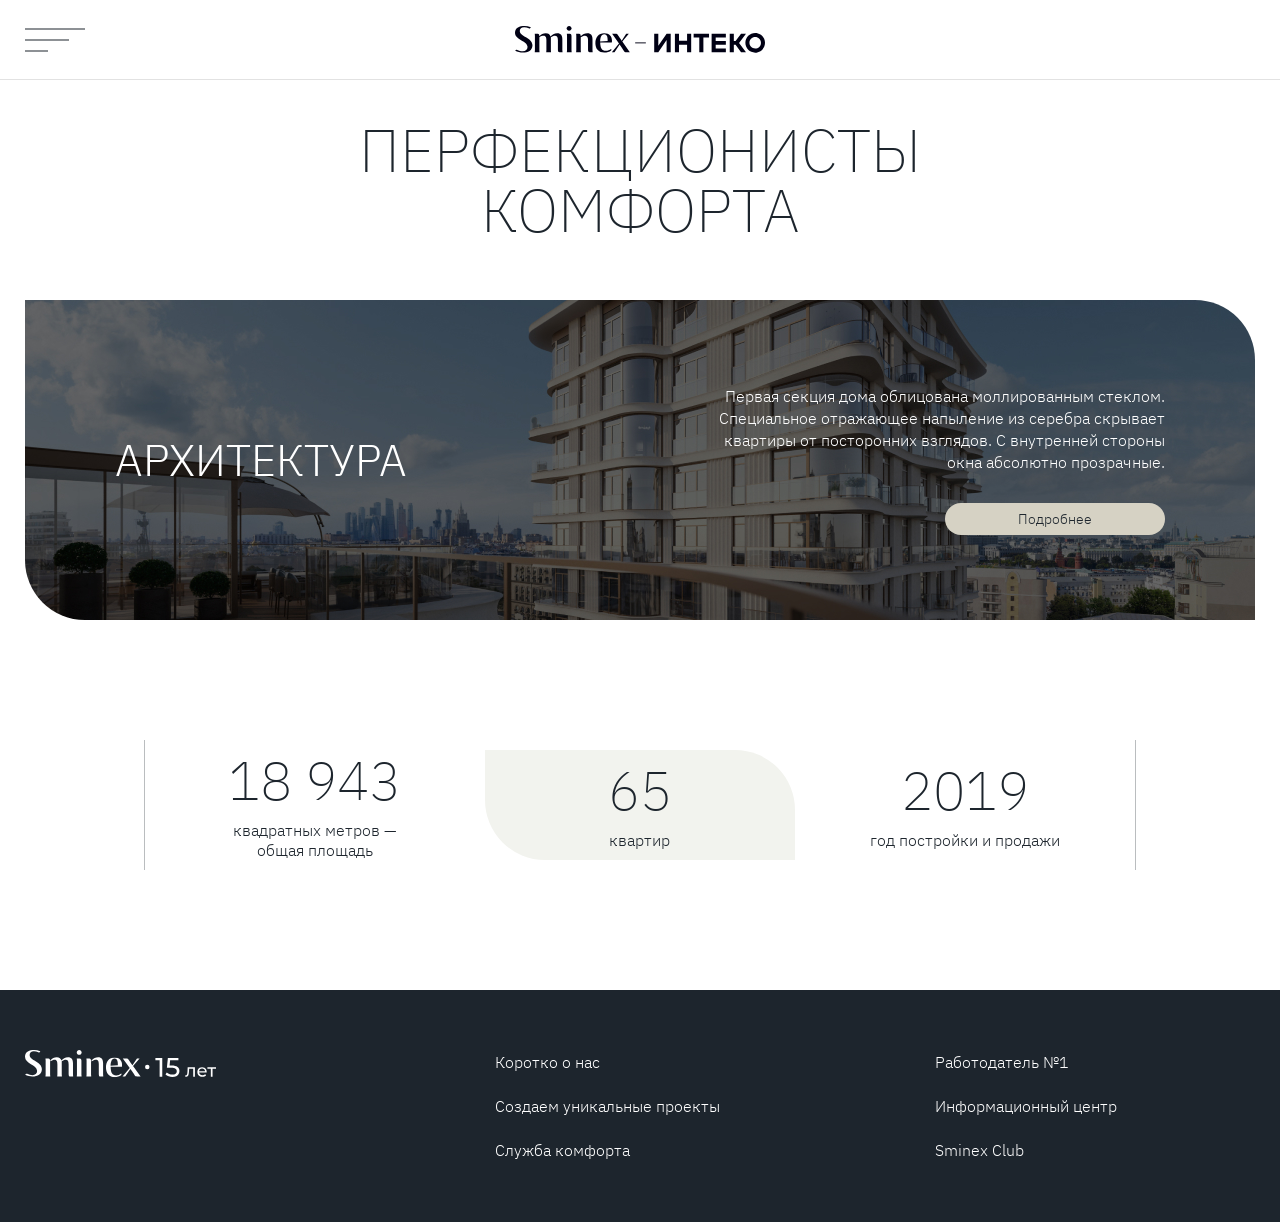
<file: task-1/index.html>
<!DOCTYPE html>
<html lang="ru">

<head>
  <meta charset="UTF-8">
  <meta name="viewport" content="width=device-width, initial-scale=1.0">
  <meta http-equiv="X-UA-Compatible" content="ie=edge">
  <link rel="stylesheet" href="css/style.css">
  <title>Баннер и блок преимуществ - Sminex - ИНТЕКО</title>
</head>

<body>
<header class="header">
  <div class="container">
    <div class="header__content">
      <button class="header__menu">
        <span class="header__menu-line"></span>
      </button>
      <a class="header__logo-link" href="index.html">
        <img class="header__logo" src="images/icon-header-logo.svg" height="27" width="250"
             alt="Логотип компании Sminex - ИНТЕКО">
      </a>
    </div>
  </div>
</header>

<main>
  <div class="page-content">
    <div class="container">
      <h1 class="page-content__title">Перфекционисты комфорта</h1>
      
      <!-- Баннер -->
      <div class="info-banner">
        <h2 class="info-banner__title">Архитектура</h2>
        
        <div class="info-banner__inner">
          <p class="info-banner__text">Первая секция дома облицована моллированным стеклом. Специальное отражающее
            напыление из&nbsp;серебра скрывает квартиры от&nbsp;посторонних взглядов. С&nbsp;внутренней стороны окна
            абсолютно прозрачные.</p>
          <a class="info-banner__link" href="#">Подробнее</a>
        </div>
      </div>
      
      <!-- Преимущества -->
      <ul class="advantages">
        <li class="advantages__item">
          <span class="advantages__number">18 943</span>
          <span class="advantages__text">квадратных метров — общая площадь</span>
        </li>
        
        <li class="advantages__item advantages__item--accent">
          <span class="advantages__number">65</span>
          <span class="advantages__text">квартир</span>
        </li>
        
        <li class="advantages__item">
          <span class="advantages__number">2019</span>
          <span class="advantages__text">год постройки и продажи</span>
        </li>
      </ul>
    </div>
  </div>
</main>

<footer class="footer">
  <div class="container">
    <div class="footer__content">
      <a class="footer__logo-link" href="index.html">
        <img class="footer__logo" src="images/icon-footer-logo.svg" height="28" width="191"
             alt="Логотип компании Sminex">
      </a>
      <div class="footer__nav">
        <ul class="footer__nav-list">
          <li class="footer__nav-item">
            <a class="footer__nav-link" href="#">Коротко о нас</a>
          </li>
          <li class="footer__nav-item">
            <a class="footer__nav-link" href="#">Создаем уникальные проекты</a>
          </li>
          <li class="footer__nav-item">
            <a class="footer__nav-link" href="#">Служба комфорта</a>
          </li>
        </ul>
        <ul class="footer__nav-list">
          <li class="footer__nav-item">
            <a class="footer__nav-link" href="#">Работодатель №1</a>
          </li>
          <li class="footer__nav-item">
            <a class="footer__nav-link" href="#">Информационный центр</a>
          </li>
          <li class="footer__nav-item">
            <a class="footer__nav-link" href="#">Sminex Club</a>
          </li>
        </ul>
      </div>
    </div>
  </div>
</footer>
</body>

</html>
</file>
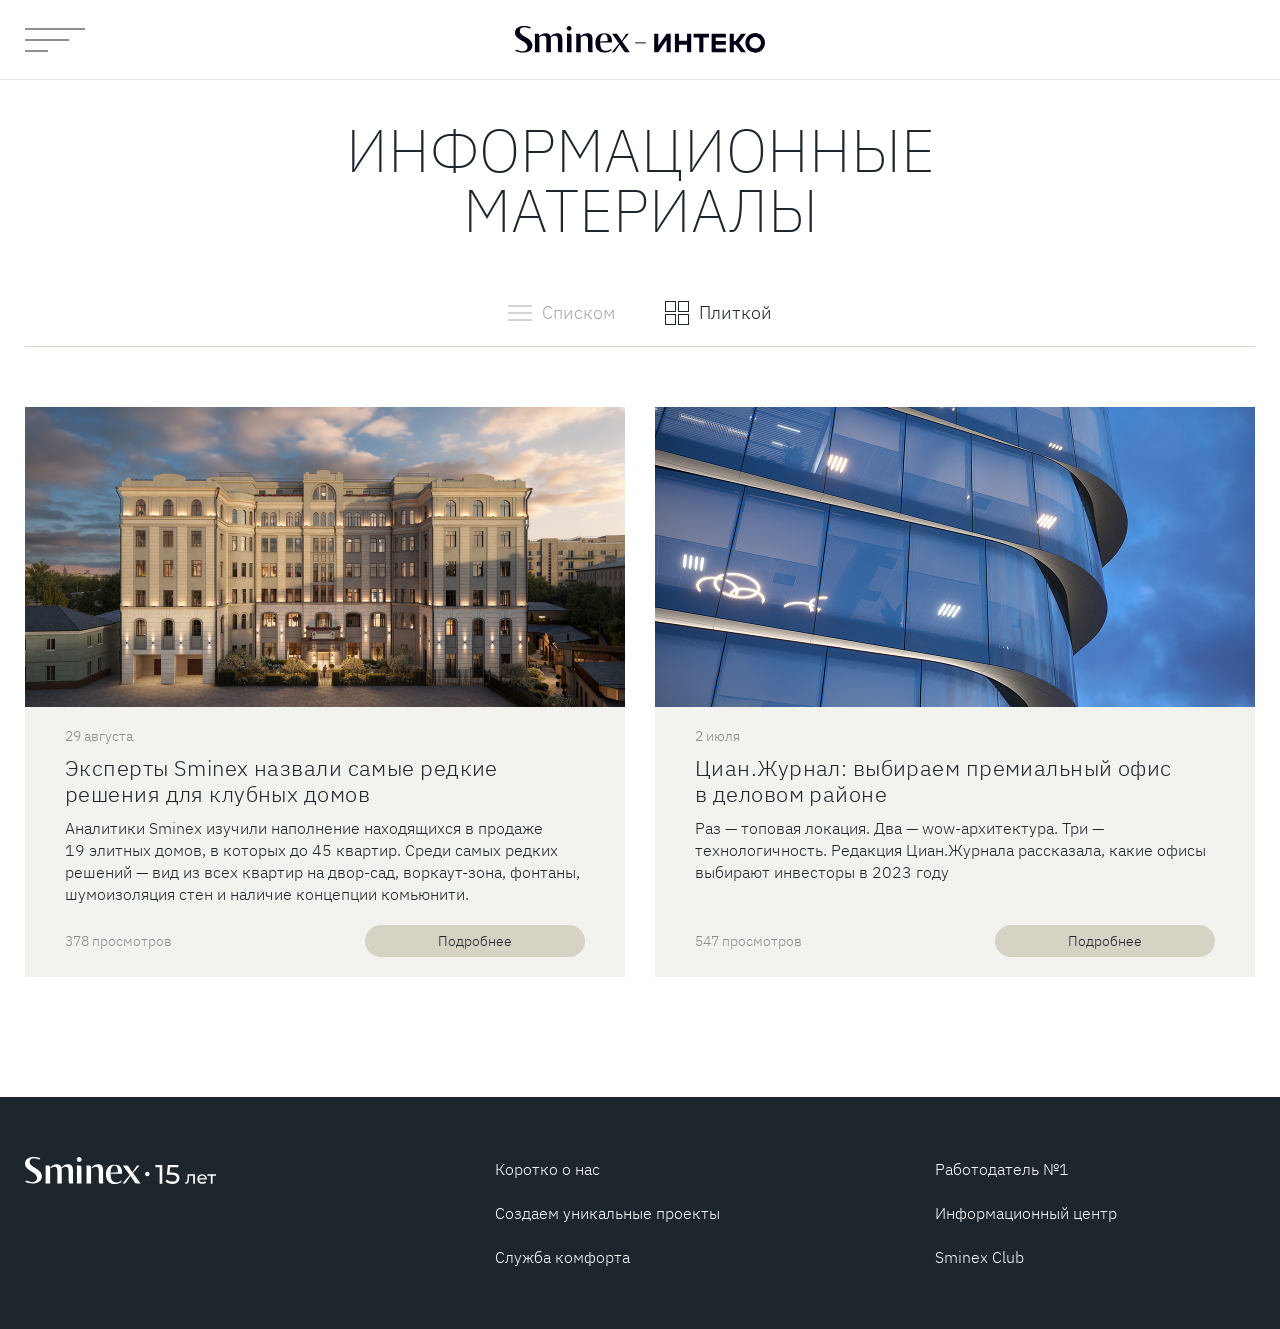
<file: news.html>
<!DOCTYPE html>
<html lang="ru">

<head>
  <meta charset="UTF-8">
  <meta name="viewport" content="width=device-width, initial-scale=1.0">
  <meta http-equiv="X-UA-Compatible" content="ie=edge">
  <link rel="stylesheet" href="css/style.css">
  <title>Информационные материалы - Sminex - ИНТЕКО</title>
</head>

<body>
<header class="header">
  <div class="container">
    <div class="header__content">
      <button class="header__menu">
        <span class="header__menu-line"></span>
      </button>
      
      <a class="header__logo-link" href="news.html">
        <img class="header__logo" src="images/icon-header-logo.svg" height="27" width="250"
             alt="Логотип компании Sminex - ИНТЕКО">
      </a>
    </div>
  </div>
</header>

<main>
  <div class="page-content">
    <div class="container">
      <h1 class="page-content__title">Информационные материалы</h1>
      
      <div class="page-content__switch">
        <button class="page-content__toggle">
          <svg class="page-content__icon" width="24" height="16" viewBox="0 0 24 16" fill="none"
               xmlns="http://www.w3.org/2000/svg">
            <path d="M24 15H-8.9407e-07" />
            <path d="M24 1H0" />
            <path d="M24 8H-8.9407e-07" />
          </svg>
          <span class="page-content__toggle-text">Списком</span>
        </button>
        
        <button class="page-content__toggle page-content__toggle--current">
          <svg class="page-content__icon" width="24" height="24" viewBox="0 0 24 24" fill="none"
               xmlns="http://www.w3.org/2000/svg">
            <rect x="0.5" y="0.5" width="10" height="10" />
            <rect x="0.5" y="13.5" width="10" height="10" />
            <rect x="13.5" y="0.5" width="10" height="10" />
            <rect x="13.5" y="13.5" width="10" height="10" />
          </svg>
          <span class="page-content__toggle-text">Плиткой</span>
        </button>
      </div>
      
      <main class="page-content__main">
        <div class="article-card">
          <img class="article-card__picture" src="images/img-1.jpg" height="300" width="600"
               alt="Изображение клубного здания">
          
          <div class="article-card__info-wrapper">
            <span class="article-card__date">29 августа</span>
            
            <h2 class="article-card__title">Эксперты Sminex назвали самые редкие решения для клубных домов</h2>
            
            
            <p class="article-card__description">
              Аналитики Sminex изучили наполнение находящихся в&nbsp;продаже 19&nbsp;элитных домов,
              в&nbsp;которых до&nbsp;45&nbsp;квартир. Среди самых редких решений&nbsp;&mdash; вид из&nbsp;всех квартир на&nbsp;двор-сад,
              воркаут-зона, фонтаны, шумоизоляция стен и&nbsp;наличие концепции комьюнити.
            </p>
            
            <div class="article-card__wrapper-bottom">
              <span class="article-card__views">378 просмотров</span>
              
              <a class="article-card__link" href="#">Подробнее</a>
            </div>
          </div>
        </div>
        
        <div class="article-card">
          <img class="article-card__picture" src="images/img-2.jpg" height="300" width="600"
               alt="Изображение клубного здания">
          
          <div class="article-card__info-wrapper">
            <span class="article-card__date">2 июля</span>
            
            <h2 class="article-card__title">Циан.Журнал: выбираем премиальный офис в&nbsp;деловом районе</h2>
            
            <p class="article-card__description">
              Раз&nbsp;&mdash; топовая локация. Два&nbsp;&mdash; wow-архитектура. Три&nbsp;&mdash; технологичность. Редакция Циан.Журнала рассказала, какие офисы выбирают инвесторы в&nbsp;2023 году
            </p>
            
            <div class="article-card__wrapper-bottom">
              <span class="article-card__views">547 просмотров</span>
              
              <a class="article-card__link" href="#">Подробнее</a>
            </div>
          </div>
        </div>
      </main>
    </div>
  </div>
</main>

<footer class="footer">
  <div class="container">
    <div class="footer__content">
      <a class="footer__logo-link" href="news.html">
        <img class="footer__logo" src="images/icon-footer-logo.svg" height="28" width="191"
             alt="Логотип компании Sminex">
      </a>
      <div class="footer__nav">
        <ul class="footer__nav-list">
          <li class="footer__nav-item">
            <a class="footer__nav-link" href="#">Коротко о нас</a>
          </li>
          
          <li class="footer__nav-item">
            <a class="footer__nav-link" href="#">Создаем уникальные проекты</a>
          </li>
          
          <li class="footer__nav-item">
            <a class="footer__nav-link" href="#">Служба комфорта</a>
          </li>
        </ul>
        
        <ul class="footer__nav-list">
          <li class="footer__nav-item">
            <a class="footer__nav-link" href="#">Работодатель №1</a>
          </li>
          
          <li class="footer__nav-item">
            <a class="footer__nav-link" href="#">Информационный центр</a>
          </li>
          
          <li class="footer__nav-item">
            <a class="footer__nav-link" href="#">Sminex Club</a>
          </li>
        </ul>
      </div>
    </div>
  </div>
</footer>
<script src="main.js"></script>
</body>

</html>
</file>
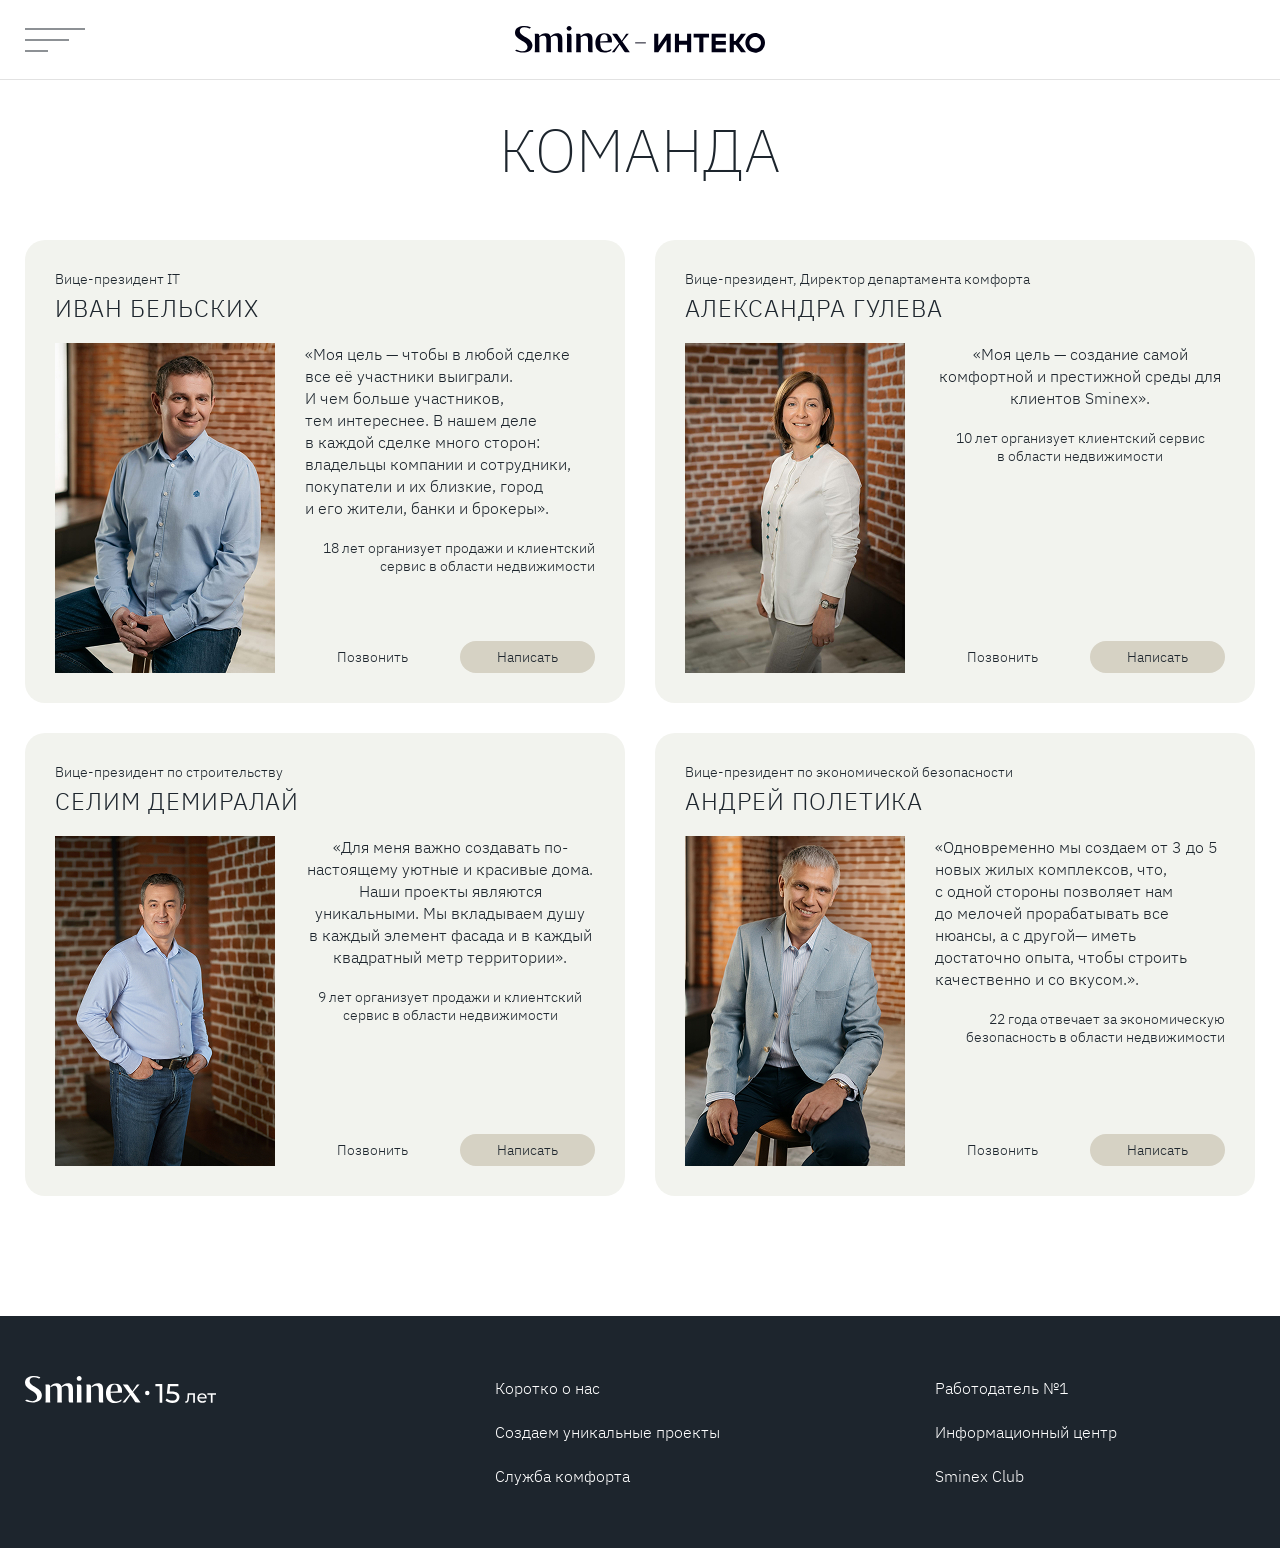
<file: task-2/team.html>
<!DOCTYPE html>
<html lang="ru">

<head>
  <meta charset="UTF-8">
  <meta name="viewport" content="width=device-width, initial-scale=1.0">
  <meta http-equiv="X-UA-Compatible" content="ie=edge">
  <link rel="stylesheet" href="css/style.css">
  <title>Команда - Sminex - ИНТЕКО</title>
</head>

<body>
<header class="header">
  <div class="container">
    <div class="header__content">
      <button class="header__menu">
        <span class="header__menu-line"></span>
      </button>
      <a class="header__logo-link" href="team.html">
        <img class="header__logo" src="images/icon-header-logo.svg" height="27" width="250"
             alt="Логотип компании Sminex - ИНТЕКО">
      </a>
    </div>
  </div>
</header>

<main>
  <div class="page-content">
    <div class="container">
      <h1 class="page-content__title">Команда</h1>

      <!-- Карточки -->
      <ul class="page-content__list">
        <li class="page-content__list-item">
          <div class="employee-card">
            <div class="employee-card__title-wrapper">
              <span class="employee-card__subtitle">Вице-президент IT</span>

              <h2 class="employee-card__title">Иван Бельских</h2>
            </div>

            <div class="employee-card__info-wrapper">
              <img class="employee-card__picture" src="images/image-1.jpg" height="330" width="220"
                   alt="Фото Иванa Бельских">

              <div class="employee-card__text-wrapper">
                <blockquote class="employee-card__text">
                  &laquo;Моя цель&nbsp;&mdash; чтобы в&nbsp;любой сделке все её&nbsp;участники выиграли.
                  <br>И&nbsp;чем больше участников, <br>тем интереснее. В&nbsp;нашем деле в&nbsp;каждой сделке много
                  сторон: владельцы компании и&nbsp;сотрудники, покупатели и&nbsp;их&nbsp;близкие, город<br> и&nbsp;его
                  жители, банки и&nbsp;брокеры&raquo;.
                </blockquote>

                <span class="employee-card__description">
              18&nbsp;лет организует продажи и&nbsp;клиентский сервис в&nbsp;области недвижимости
            </span>

                <div class="employee-card__wrapper-bottom">
                  <a class="employee-card__link" href="#">Позвонить</a>

                  <a class="employee-card__link employee-card__link--secondary" href="#">Написать</a>
                </div>
              </div>
            </div>
          </div>
        </li>

        <li class="page-content__list-item">
          <div class="employee-card employee-card--centered">
            <div class="employee-card__title-wrapper">
              <span class="employee-card__subtitle">Вице-президент, Директор департамента комфорта</span>

              <h2 class="employee-card__title">Александра Гулева</h2>
            </div>

            <div class="employee-card__info-wrapper">
              <img class="employee-card__picture" src="images/image-2.jpg" height="330" width="220"
                   alt="Фото Александры Гулевой">

              <div class="employee-card__text-wrapper">
                <blockquote class="employee-card__text">
                  &laquo;Моя цель&nbsp;&mdash; создание самой комфортной и&nbsp;престижной среды для клиентов Sminex&raquo;.
                </blockquote>

                <span class="employee-card__description">
              10&nbsp;лет организует клиентский сервис в&nbsp;области недвижимости
            </span>

                <div class="employee-card__wrapper-bottom">
                  <a class="employee-card__link" href="#">Позвонить</a>

                  <a class="employee-card__link employee-card__link--secondary" href="#">Написать</a>
                </div>
              </div>
            </div>
          </div>
        </li>

        <li class="page-content__list-item">
          <div class="employee-card employee-card--centered">
            <div class="employee-card__title-wrapper">
              <span class="employee-card__subtitle">Вице-президент по&nbsp;строительству</span>

              <h2 class="employee-card__title">Селим Демиралай</h2>
            </div>

            <div class="employee-card__info-wrapper">
              <img class="employee-card__picture" src="images/image-3.jpg" height="330" width="220"
                   alt="Фото Семира Демиралая">

              <div class="employee-card__text-wrapper">
                <blockquote class="employee-card__text">
                  &laquo;Для меня важно создавать по-настоящему уютные и&nbsp;красивые дома. Наши проекты являются
                  уникальными. Мы&nbsp;вкладываем душу в&nbsp;каждый элемент фасада и&nbsp;в&nbsp;каждый квадратный метр
                  территории&raquo;.
                </blockquote>

                <span class="employee-card__description">
              9&nbsp;лет организует продажи и&nbsp;клиентский сервис в&nbsp;области недвижимости
            </span>

                <div class="employee-card__wrapper-bottom">
                  <a class="employee-card__link" href="#">Позвонить</a>

                  <a class="employee-card__link employee-card__link--secondary" href="#">Написать</a>
                </div>
              </div>
            </div>
          </div>
        </li>

        <li class="page-content__list-item">
          <div class="employee-card">
            <div class="employee-card__title-wrapper">
              <span class="employee-card__subtitle">Вице-президент по&nbsp;экономической безопасности</span>

              <h2 class="employee-card__title">Андрей Полетика</h2>
            </div>

            <div class="employee-card__info-wrapper">
              <img class="employee-card__picture" src="images/image-4.jpg" height="330" width="220"
                   alt="Фото Андрея Полетика">

              <div class="employee-card__text-wrapper">
                <blockquote class="employee-card__text">
                  &laquo;Одновременно мы&nbsp;создаем&nbsp;от&nbsp;3&nbsp;до&nbsp;5 новых жилых комплексов, что, с&nbsp;одной
                  стороны позволяет нам до&nbsp;мелочей прорабатывать все нюансы, а&nbsp;с&nbsp;другой&mdash; иметь
                  достаточно опыта, чтобы строить качественно и&nbsp;со&nbsp;вкусом.&raquo;.
                </blockquote>

                <span class="employee-card__description">
               22&nbsp;года отвечает за&nbsp;экономическую безопасность в&nbsp;области недвижимости
              </span>

                <div class="employee-card__wrapper-bottom">
                  <a class="employee-card__link" href="#">Позвонить</a>

                  <a class="employee-card__link employee-card__link--secondary" href="#">Написать</a>
                </div>
              </div>
            </div>
          </div>
        </li>
      </ul>
    </div>
  </div>
</main>

<footer class="footer">
  <div class="container">
    <div class="footer__content">
      <a class="footer__logo-link" href="team.html">
        <img class="footer__logo" src="images/icon-footer-logo.svg" height="28" width="191"
             alt="Логотип компании Sminex">
      </a>
      <div class="footer__nav">
        <ul class="footer__nav-list">
          <li class="footer__nav-item">
            <a class="footer__nav-link" href="#">Коротко о нас</a>
          </li>
          <li class="footer__nav-item">
            <a class="footer__nav-link" href="#">Создаем уникальные проекты</a>
          </li>
          <li class="footer__nav-item">
            <a class="footer__nav-link" href="#">Служба комфорта</a>
          </li>
        </ul>
        <ul class="footer__nav-list">
          <li class="footer__nav-item">
            <a class="footer__nav-link" href="#">Работодатель №1</a>
          </li>
          <li class="footer__nav-item">
            <a class="footer__nav-link" href="#">Информационный центр</a>
          </li>
          <li class="footer__nav-item">
            <a class="footer__nav-link" href="#">Sminex Club</a>
          </li>
        </ul>
      </div>
    </div>
  </div>
</footer>
</body>

</html>
</file>
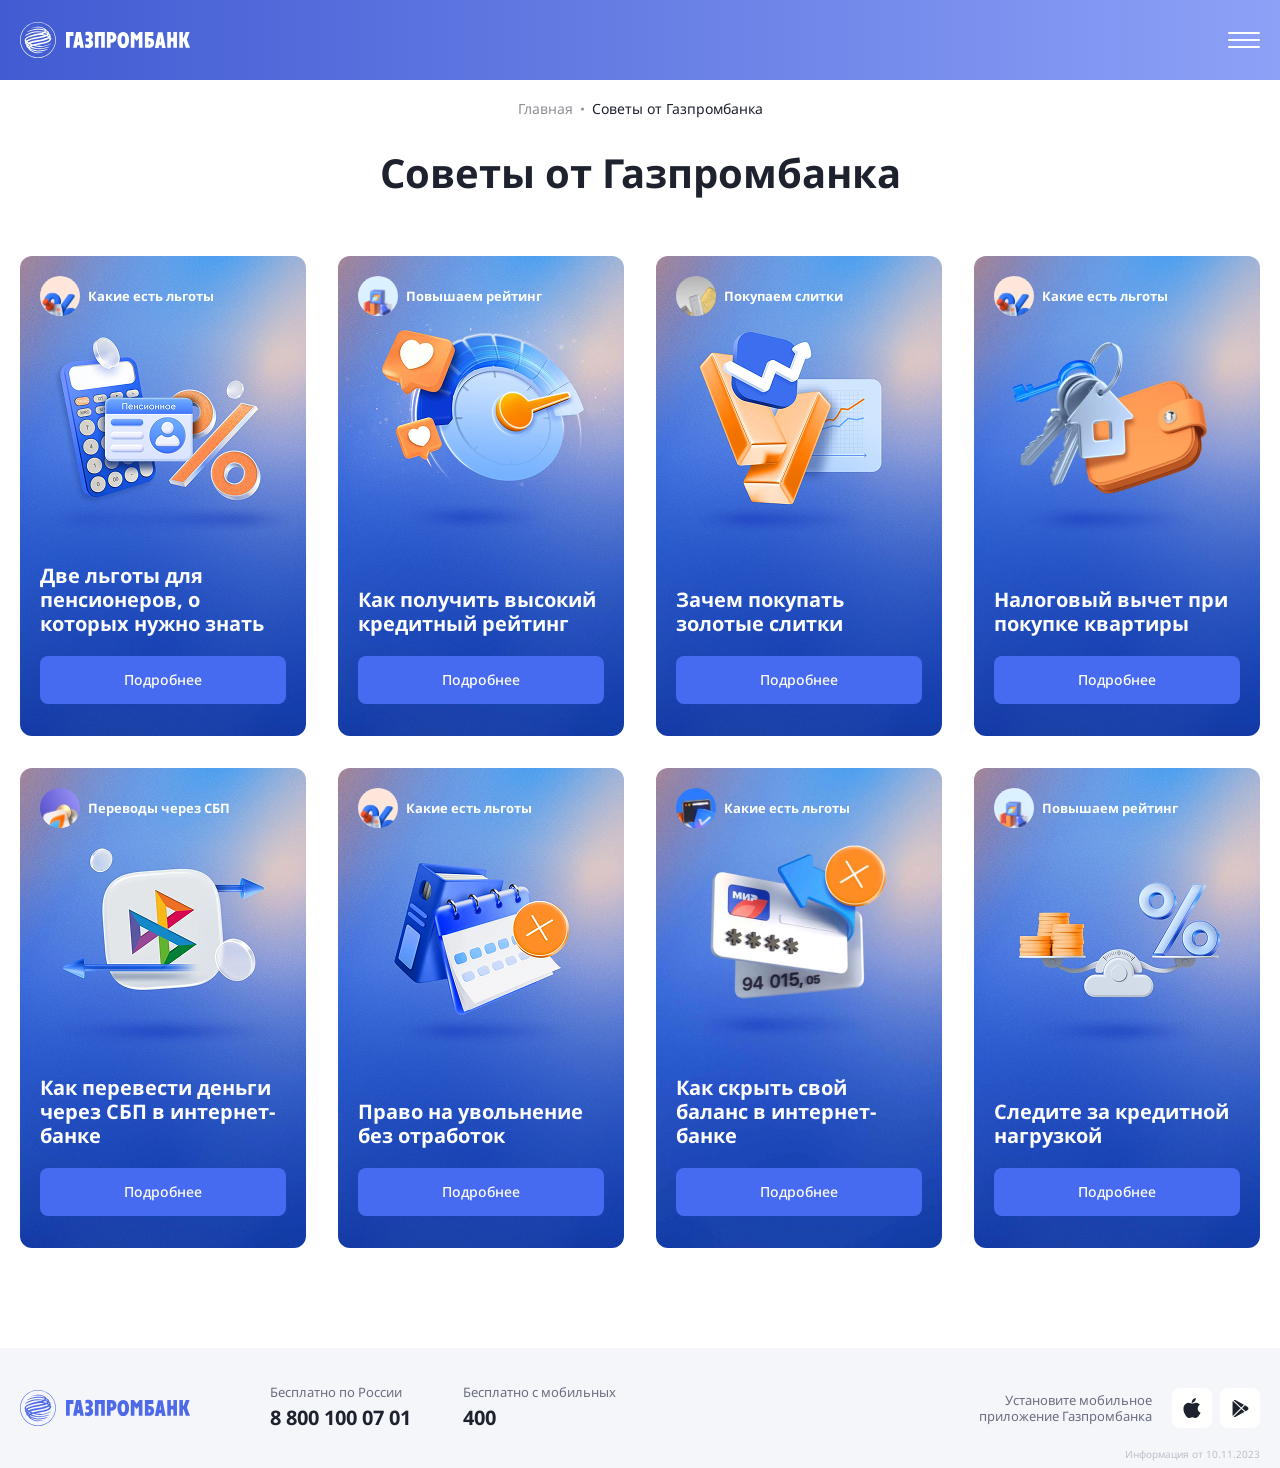
<file: gazprom/task-2/advice.html>
<!DOCTYPE html>
<html lang="ru">

<head>
  <meta charset="UTF-8">
  <meta name="viewport" content="width=device-width, initial-scale=1.0">
  <meta http-equiv="X-UA-Compatible" content="ie=edge">
  <link rel="stylesheet" href="css/style.css">
  <title>Советы от Газпромбанка - Газпромбанк</title>
</head>

<body>
<header class="header">
  <div class="container">
    <div class="header__content">
      <a class="header__logo-link" href="#">
        <img class="header__logo" src="./images/logo.svg" height="36" width="170"
             alt="Логотип компании Газпромбанк">
      </a>
      <button class="header__menu">
        <span class="header__menu-line"></span>
      </button>
    </div>
  </div>
</header>

<main>
  <div class="breadcrumbs">
    <div class="container">
      <ul class="breadcrumbs__list">
        <li class="breadcrumbs__item">
          <a class="breadcrumbs__link" href="#">Главная</a>
        </li>
        <li class="breadcrumbs__item">
          <span class="breadcrumbs__link">Советы от Газпромбанка</span>
        </li>
      </ul>
    </div>
  </div>

  <div class="page-content">
    <div class="container">
      <h1 class="page-content__title">Советы от Газпромбанка</h1>
      <section class="advices">
        <ul class="advices__list">
          <li class="advices__list-item">
            <div class="advices__card advices__card--benefits">
              <div class="advices__card-header">
                <img class="advices__card-icon" src="./images/cards/percents.jpg" alt="Изображение процентов" width="176"
                     height="200">
                <span class="advices__card-subtitle">Какие есть льготы</span>
              </div>

              <div class="advices__card-wrapper">
                <h2 class="advices__card-title">Две льготы для пенсионеров,&nbsp;о которых нужно знать</h2>
                <a class="advices__card-link" href="#">Подробнее</a>
              </div>
            </div>
          </li>

          <li class="advices__list-item">
            <div class="advices__card advices__card--ratings">
              <div class="advices__card-header">
                <img class="advices__card-icon" src="./images/cards/cubes.jpg" alt="Изображение процентов" width="176"
                     height="200">
                <span class="advices__card-subtitle">Повышаем рейтинг</span>
              </div>

              <div class="advices__card-wrapper">
                <h2 class="advices__card-title">Как получить высокий кредитный рейтинг</h2>
                <a class="advices__card-link" href="#">Подробнее</a>
              </div>
            </div>
          </li>

          <li class="advices__list-item">
            <div class="advices__card advices__card--gold">
              <div class="advices__card-header">
                <img class="advices__card-icon" src="./images/cards/gold.jpg" alt="Изображение процентов" width="176"
                     height="200">
                <span class="advices__card-subtitle">Покупаем слитки</span>
              </div>

              <div class="advices__card-wrapper">
                <h2 class="advices__card-title">Зачем покупать золотые слитки</h2>
                <a class="advices__card-link" href="#">Подробнее</a>
              </div>
            </div>
          </li>

          <li class="advices__list-item">
            <div class="advices__card advices__card--taxes">
              <div class="advices__card-header">
                <img class="advices__card-icon" src="./images/cards/percents.jpg" alt="Изображение процентов" width="176"
                     height="200">
                <span class="advices__card-subtitle">Какие есть льготы</span>
              </div>

              <div class="advices__card-wrapper">
                <h2 class="advices__card-title">Налоговый вычет при покупке квартиры</h2>
                <a class="advices__card-link" href="#">Подробнее</a>
              </div>
            </div>
          </li>

          <li class="advices__list-item">
            <div class="advices__card advices__card--transfer">
              <div class="advices__card-header">
                <img class="advices__card-icon" src="./images/cards/wallet.jpg" alt="Изображение процентов" width="176"
                     height="200">
                <span class="advices__card-subtitle">Переводы через СБП</span>
              </div>

              <div class="advices__card-wrapper">
                <h2 class="advices__card-title">Как перевести деньги через СБП в интернет-банке</h2>
                <a class="advices__card-link" href="#">Подробнее</a>
              </div>
            </div>
          </li>

          <li class="advices__list-item">
            <div class="advices__card advices__card--rights">
              <div class="advices__card-header">
                <img class="advices__card-icon" src="./images/cards/percents.jpg" alt="Изображение процентов" width="176"
                     height="200">
                <span class="advices__card-subtitle">Какие есть льготы</span>
              </div>

              <div class="advices__card-wrapper">
                <h2 class="advices__card-title">Право на увольнение без отработок</h2>
                <a class="advices__card-link" href="#">Подробнее</a>
              </div>
            </div>
          </li>

          <li class="advices__list-item">
            <div class="advices__card advices__card--balance">
              <div class="advices__card-header">
                <img class="advices__card-icon" src="./images/cards/shield.jpg" alt="Изображение процентов" width="176"
                     height="200">
                <span class="advices__card-subtitle">Какие есть льготы</span>
              </div>

              <div class="advices__card-wrapper">
                <h2 class="advices__card-title">Как скрыть свой баланс в интернет-банке</h2>
                <a class="advices__card-link" href="#">Подробнее</a>
              </div>
            </div>
          </li>

          <li class="advices__list-item">
            <div class="advices__card advices__card--credits">
              <div class="advices__card-header">
                <img class="advices__card-icon" src="./images/cards/cubes.jpg" alt="Изображение процентов" width="176"
                     height="200">
                <span class="advices__card-subtitle">Повышаем рейтинг</span>
              </div>

              <div class="advices__card-wrapper">
                <h2 class="advices__card-title">Следите за кредитной нагрузкой</h2>
                <a class="advices__card-link" href="#">Подробнее</a>
              </div>
            </div>
          </li>
        </ul>
      </section>
    </div>
  </div>
</main>

<footer class="footer">
  <div class="container">
    <div class="footer__content">
      <a class="footer__logo-link" href="#">
        <img class="footer__logo" src="./images/logo-footer.svg" height="36" width="170"
             alt="Логотип компании Газпромбанк">
      </a>
      <ul class="footer__contacts-list">
        <li class="footer__contacts-item">
          <span class="footer__contacts-text">Бесплатно по России</span>
          <a class="footer__contacts-phone" href="tel:88001000701">8 800 100 07 01</a>
        </li>
        <li class="footer__contacts-item">
          <span class="footer__contacts-text">Бесплатно с мобильных</span>
          <a class="footer__contacts-phone" href="tel:400">400</a>
        </li>
      </ul>
      <div class="footer__info">
        <span class="footer__info-text">Установите мобильное приложение Газпромбанка</span>
        <ul class="footer__app-list">
          <li class="footer__app-item">
            <a class="footer__app-link" href="#">
              <img class="footer__app-icon" src="./images/icon-apple.svg" height="20" width="20"
                   alt="Логотип apple">
            </a>
          </li>
          <li class="footer__app-item">
            <a class="footer__app-link" href="#">
              <img class="footer__app-icon" src="./images/icon-google-play.svg" height="17" width="17"
                   alt="Логотип google-play">
            </a>
          </li>
        </ul>
      </div>
      <span class="footer__note">Информация от 10.11.2023</span>
    </div>
  </div>
</footer>
</body>

</html>
</file>
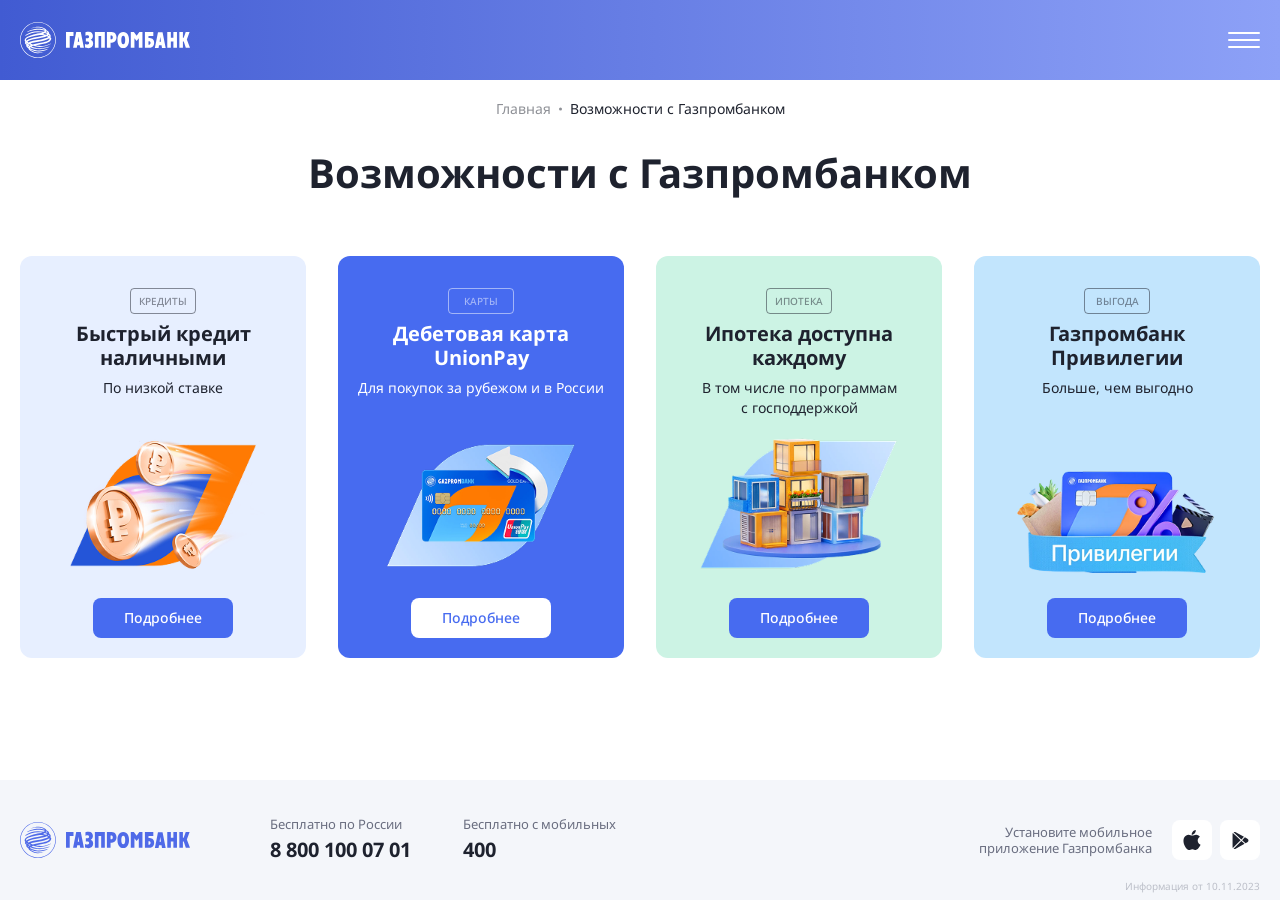
<file: gazprom/task-3/features-inline.html>
<!DOCTYPE html>
<html lang="ru">

<head>
  <meta charset="UTF-8">
  <meta name="viewport" content="width=device-width, initial-scale=1.0">
  <meta http-equiv="X-UA-Compatible" content="ie=edge">
  <link rel="stylesheet" href="css/style.css">
  <title>Возможности с Газпромбанком - Газпромбанк</title>
</head>

<body>
<header class="header">
  <div class="container">
    <div class="header__content">
      <a class="header__logo-link" href="features.html">
        <img class="header__logo" src="./images/logo.svg" height="36" width="170"
             alt="Логотип компании Газпромбанк">
      </a>
      <button class="header__menu">
        <span class="header__menu-line"></span>
      </button>
    </div>
  </div>
</header>

<main>
  <div class="breadcrumbs">
    <div class="container">
      <ul class="breadcrumbs__list">
        <li class="breadcrumbs__item">
          <a class="breadcrumbs__link" href="#">Главная</a>
        </li>
        <li class="breadcrumbs__item">
          <span class="breadcrumbs__link">Возможности с Газпромбанком</span>
        </li>
      </ul>
    </div>
  </div>

  <div class="page-content">
    <div class="container">
      <h1 class="page-content__title">Возможности с Газпромбанком</h1>

      <section class="features">
        <ul class="features-list features-list--inline">
          <li class="features-list__item">
            <div class="features-card">
              <div class="features-card__wrapper">
                <div class="features-card__text-wrapper">
                  <span class="features-card__label">кредиты</span>
                  <h2 class="features-card__title">Быстрый кредит наличными</h2>
                  <span class="features-card__subtitle">По низкой ставке</span>
                </div>

                <img class="features-card__image" src="./images/cards/img-1.png" alt="Изображение рублёвых монет" width="280" height="180">
              </div>

              <a class="features-card__link" href="#">Подробнее</a>
            </div>
          </li>

          <li class="features-list__item">
            <div class="features-card features-card--azure">
              <div class="features-card__wrapper">
                <div class="features-card__text-wrapper">
                  <span class="features-card__label">карты</span>
                  <h2 class="features-card__title">Дебетовая карта UnionPay</h2>
                  <span class="features-card__subtitle">Для покупок за&nbsp;рубежом и&nbsp;в&nbsp;России</span>
                </div>

                <img class="features-card__image" src="./images/cards/img-2.png" alt="Изображение карточки банка" width="280" height="180">
              </div>

              <a class="features-card__link" href="#">Подробнее</a>
            </div>
          </li>

          <li class="features-list__item">
            <div class="features-card features-card--aquamarine">
              <div class="features-card__wrapper">
                <div class="features-card__text-wrapper">
                  <span class="features-card__label">ипотека</span>
                  <h2 class="features-card__title">Ипотека доступна каждому</h2>
                  <span class="features-card__subtitle">В&nbsp;том числе по&nbsp;программам с&nbsp;господдержкой</span>
                </div>

                <img class="features-card__image" src="./images/cards/img-3.png" alt="Изображение кубиков-домов" width="280" height="180">
              </div>

              <a class="features-card__link" href="#">Подробнее</a>
            </div>
          </li>

          <li class="features-list__item">
            <div class="features-card features-card--aqua">
              <div class="features-card__wrapper">
                <div class="features-card__text-wrapper">
                  <span class="features-card__label">выгода</span>
                  <h2 class="features-card__title">Газпромбанк Привилегии</h2>
                  <span class="features-card__subtitle">Больше, чем выгодно</span>
                </div>

                <img class="features-card__image" src="./images/cards/img-4.png" alt="Изображение карточки банка и бонусов" width="280" height="180">
              </div>

              <a class="features-card__link" href="#">Подробнее</a>
            </div>
          </li>
        </ul>

      </section>
    </div>
  </div>
</main>

<footer class="footer">
  <div class="container">
    <div class="footer__content">
      <a class="footer__logo-link" href="features.html">
        <img class="footer__logo" src="./images/logo-footer.svg" height="36" width="170"
             alt="Логотип компании Газпромбанк">
      </a>
      <ul class="footer__contacts-list">
        <li class="footer__contacts-item">
          <span class="footer__contacts-text">Бесплатно по России</span>
          <a class="footer__contacts-phone" href="tel:88001000701">8 800 100 07 01</a>
        </li>
        <li class="footer__contacts-item">
          <span class="footer__contacts-text">Бесплатно с мобильных</span>
          <a class="footer__contacts-phone" href="tel:400">400</a>
        </li>
      </ul>
      <div class="footer__info">
        <span class="footer__info-text">Установите мобильное приложение Газпромбанка</span>
        <ul class="footer__app-list">
          <li class="footer__app-item">
            <a class="footer__app-link" href="#">
              <img class="footer__app-icon" src="./images/icon-apple.svg" height="20" width="20"
                   alt="Логотип apple">
            </a>
          </li>
          <li class="footer__app-item">
            <a class="footer__app-link" href="#">
              <img class="footer__app-icon" src="./images/icon-google-play.svg" height="17" width="17"
                   alt="Логотип google-play">
            </a>
          </li>
        </ul>
      </div>
      <span class="footer__note">Информация от 10.11.2023</span>
    </div>
  </div>
</footer>
</body>

</html>
</file>
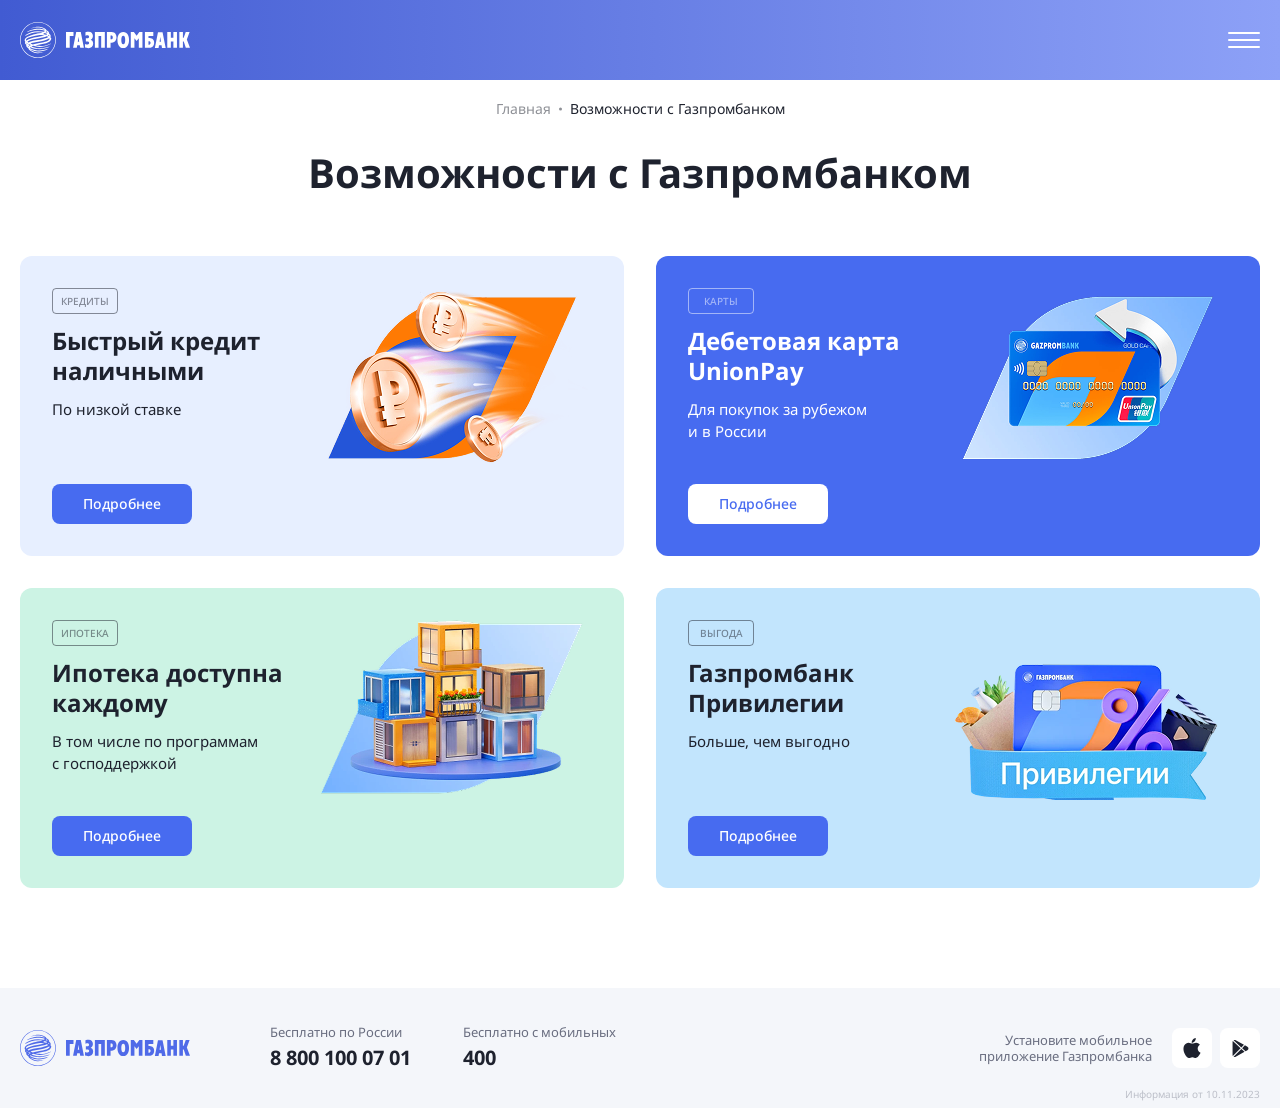
<file: gazprom/task-3/features.html>
<!DOCTYPE html>
<html lang="ru">

<head>
  <meta charset="UTF-8">
  <meta name="viewport" content="width=device-width, initial-scale=1.0">
  <meta http-equiv="X-UA-Compatible" content="ie=edge">
  <link rel="stylesheet" href="css/style.css">
  <title>Возможности с Газпромбанком - Газпромбанк</title>
</head>

<body>
<header class="header">
  <div class="container">
    <div class="header__content">
      <a class="header__logo-link" href="#">
        <img class="header__logo" src="./images/logo.svg" height="36" width="170"
             alt="Логотип компании Газпромбанк">
      </a>
      <button class="header__menu">
        <span class="header__menu-line"></span>
      </button>
    </div>
  </div>
</header>

<main>
  <div class="breadcrumbs">
    <div class="container">
      <ul class="breadcrumbs__list">
        <li class="breadcrumbs__item">
          <a class="breadcrumbs__link" href="#">Главная</a>
        </li>
        <li class="breadcrumbs__item">
          <span class="breadcrumbs__link">Возможности с Газпромбанком</span>
        </li>
      </ul>
    </div>
  </div>

  <div class="page-content">
    <div class="container">
      <h1 class="page-content__title">Возможности с Газпромбанком</h1>

      <section class="features">
        <ul class="features-list">
          <li class="features-list__item">
            <div class="features-card">
              <div class="features-card__wrapper">
                <div class="features-card__text-wrapper">
                  <span class="features-card__label">кредиты</span>
                  <h2 class="features-card__title">Быстрый кредит наличными</h2>
                  <span class="features-card__subtitle">По низкой ставке</span>
                </div>

                <img class="features-card__image" src="./images/cards/img-1.png" alt="Изображение рублёвых монет" width="280" height="180">
              </div>

              <a class="features-card__link" href="#">Подробнее</a>
            </div>
          </li>

          <li class="features-list__item">
            <div class="features-card features-card--azure">
              <div class="features-card__wrapper">
                <div class="features-card__text-wrapper">
                  <span class="features-card__label">карты</span>
                  <h2 class="features-card__title">Дебетовая карта UnionPay</h2>
                  <span class="features-card__subtitle">Для покупок за&nbsp;рубежом и&nbsp;в&nbsp;России</span>
                </div>

                <img class="features-card__image" src="./images/cards/img-2.png" alt="Изображение карточки банка" width="280" height="180">
              </div>

              <a class="features-card__link" href="#">Подробнее</a>
            </div>
          </li>

          <li class="features-list__item">
            <div class="features-card features-card--aquamarine">
              <div class="features-card__wrapper">
                <div class="features-card__text-wrapper">
                  <span class="features-card__label">ипотека</span>
                  <h2 class="features-card__title">Ипотека доступна каждому</h2>
                  <span class="features-card__subtitle">В&nbsp;том числе по&nbsp;программам с&nbsp;господдержкой</span>
                </div>

                <img class="features-card__image" src="./images/cards/img-3.png" alt="Изображение кубиков-домов" width="280" height="180">
              </div>

              <a class="features-card__link" href="#">Подробнее</a>
            </div>
          </li>

          <li class="features-list__item">
            <div class="features-card features-card--aqua">
              <div class="features-card__wrapper">
                <div class="features-card__text-wrapper">
                  <span class="features-card__label">выгода</span>
                  <h2 class="features-card__title">Газпромбанк Привилегии</h2>
                  <span class="features-card__subtitle">Больше, чем выгодно</span>
                </div>

                <img class="features-card__image" src="./images/cards/img-4.png" alt="Изображение карточки банка и бонусов" width="280" height="180">
              </div>

              <a class="features-card__link" href="#">Подробнее</a>
            </div>
          </li>
        </ul>

      </section>
    </div>
  </div>
</main>

<footer class="footer">
  <div class="container">
    <div class="footer__content">
      <a class="footer__logo-link" href="features.html">
        <img class="footer__logo" src="./images/logo-footer.svg" height="36" width="170"
             alt="Логотип компании Газпромбанк">
      </a>
      <ul class="footer__contacts-list">
        <li class="footer__contacts-item">
          <span class="footer__contacts-text">Бесплатно по России</span>
          <a class="footer__contacts-phone" href="tel:88001000701">8 800 100 07 01</a>
        </li>
        <li class="footer__contacts-item">
          <span class="footer__contacts-text">Бесплатно с мобильных</span>
          <a class="footer__contacts-phone" href="tel:400">400</a>
        </li>
      </ul>
      <div class="footer__info">
        <span class="footer__info-text">Установите мобильное приложение Газпромбанка</span>
        <ul class="footer__app-list">
          <li class="footer__app-item">
            <a class="footer__app-link" href="#">
              <img class="footer__app-icon" src="./images/icon-apple.svg" height="20" width="20"
                   alt="Логотип apple">
            </a>
          </li>
          <li class="footer__app-item">
            <a class="footer__app-link" href="#">
              <img class="footer__app-icon" src="./images/icon-google-play.svg" height="17" width="17"
                   alt="Логотип google-play">
            </a>
          </li>
        </ul>
      </div>
      <span class="footer__note">Информация от 10.11.2023</span>
    </div>
  </div>
</footer>
</body>

</html>
</file>
<file: task-1/css/style.css>
@import "global/fonts.css";
@import "global/reboot.css";
@import "global/container.css";
@import "blocks/header.css";
@import "blocks/page-content.css";
@import "blocks/info-banner.css";
@import "blocks/advantages.css";
@import "blocks/footer.css";
</file>
<file: css/style.css>
@import "global/fonts.css";
@import "global/reboot.css";
@import "global/container.css";
@import "blocks/header.css";
@import "blocks/page-content.css";
@import "blocks/card.css";
@import "blocks/footer.css";
</file>
<file: task-2/css/style.css>
@import "global/fonts.css";
@import "global/reboot.css";
@import "global/container.css";
@import "blocks/header.css";
@import "blocks/page-content.css";
@import "blocks/card.css";
@import "blocks/footer.css";
</file>
<file: gazprom/task-2/css/style.css>
@import "global/fonts.css";
@import "global/reboot.css";
@import "global/container.css";
@import "blocks/header.css";
@import "blocks/breadcrumbs.css";
@import "blocks/page-content.css";
@import "blocks/advices.css";
@import "blocks/footer.css";
</file>
<file: gazprom/task-3/css/style.css>
@import "global/fonts.css";
@import "global/reboot.css";
@import "global/container.css";
@import "blocks/header.css";
@import "blocks/breadcrumbs.css";
@import "blocks/page-content.css";
@import "blocks/features.css";
@import "blocks/footer.css";
</file>
